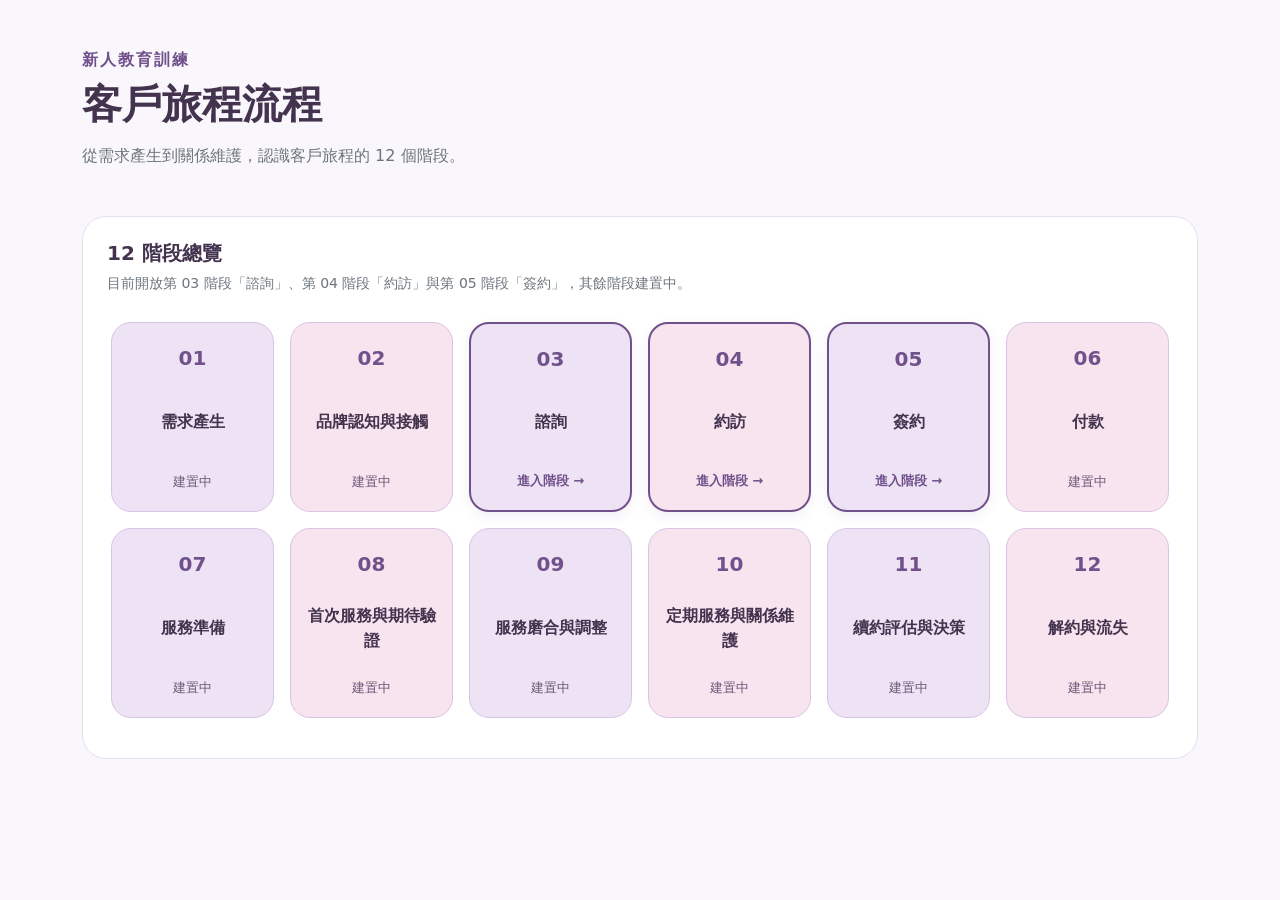
<file: index.html>
<!doctype html>
<html lang="zh-Hant">
<head>
  <meta charset="utf-8">
  <meta name="viewport" content="width=device-width, initial-scale=1">
  <title>客戶旅程流程｜新人教育訓練</title>
  <link href="https://cdn.jsdelivr.net/npm/bootstrap@5.3.3/dist/css/bootstrap.min.css" rel="stylesheet" integrity="sha384-QWTKZyjpPEjISv5WaRU9OFeRpok6YctnYmDr5pNlyT2bRjXh0JMhjY6hW+ALEwIH" crossorigin="anonymous">
  <link href="assets/css/style.css" rel="stylesheet">
  <script src="assets/js/main.js" defer></script>
</head>
<body>
  <main class="container py-5">
    <header class="mb-5">
      <p class="page-eyebrow mb-2">新人教育訓練</p>
      <h1 class="fw-bold mb-3">客戶旅程流程</h1>
      <p class="text-secondary mb-0">從需求產生到關係維護，認識客戶旅程的 12 個階段。</p>
    </header>
    <section class="journey-section p-3 p-md-4" aria-labelledby="stages-heading">
      <h2 id="stages-heading" class="h5 fw-bold mb-2">12 階段總覽</h2>
      <p class="text-secondary small mb-4">目前開放第 03 階段「諮詢」、第 04 階段「約訪」與第 05 階段「簽約」，其餘階段建置中。</p>
      <nav class="journey-scroll" aria-label="客戶旅程階段" tabindex="0">
        <ol class="journey-grid list-unstyled mb-0">
          <li><button class="stage-card" type="button" disabled><span class="stage-number">01</span><span class="stage-name">需求產生</span><span class="stage-status">建置中</span></button></li>
          <li><button class="stage-card" type="button" disabled><span class="stage-number">02</span><span class="stage-name">品牌認知與接觸</span><span class="stage-status">建置中</span></button></li>
          <li><a class="stage-card stage-card-active" href="stages/03-consultation/index.html"><span class="stage-number">03</span><span class="stage-name">諮詢</span><span class="stage-status">進入階段 →</span></a></li>
          <li><a class="stage-card stage-card-active" href="stages/04-visit/index.html"><span class="stage-number">04</span><span class="stage-name">約訪</span><span class="stage-status">進入階段 →</span></a></li>
          <li><a class="stage-card stage-card-active" href="stages/05-contract/index.html"><span class="stage-number">05</span><span class="stage-name">簽約</span><span class="stage-status">進入階段 →</span></a></li>
          <li><button class="stage-card" type="button" disabled><span class="stage-number">06</span><span class="stage-name">付款</span><span class="stage-status">建置中</span></button></li>
          <li><button class="stage-card" type="button" disabled><span class="stage-number">07</span><span class="stage-name">服務準備</span><span class="stage-status">建置中</span></button></li>
          <li><button class="stage-card" type="button" disabled><span class="stage-number">08</span><span class="stage-name">首次服務與期待驗證</span><span class="stage-status">建置中</span></button></li>
          <li><button class="stage-card" type="button" disabled><span class="stage-number">09</span><span class="stage-name">服務磨合與調整</span><span class="stage-status">建置中</span></button></li>
          <li><button class="stage-card" type="button" disabled><span class="stage-number">10</span><span class="stage-name">定期服務與關係維護</span><span class="stage-status">建置中</span></button></li>
          <li><button class="stage-card" type="button" disabled><span class="stage-number">11</span><span class="stage-name">續約評估與決策</span><span class="stage-status">建置中</span></button></li>
          <li><button class="stage-card" type="button" disabled><span class="stage-number">12</span><span class="stage-name">解約與流失</span><span class="stage-status">建置中</span></button></li>
        </ol>
      </nav>
    </section>
  </main>
</body>
</html>
</file>
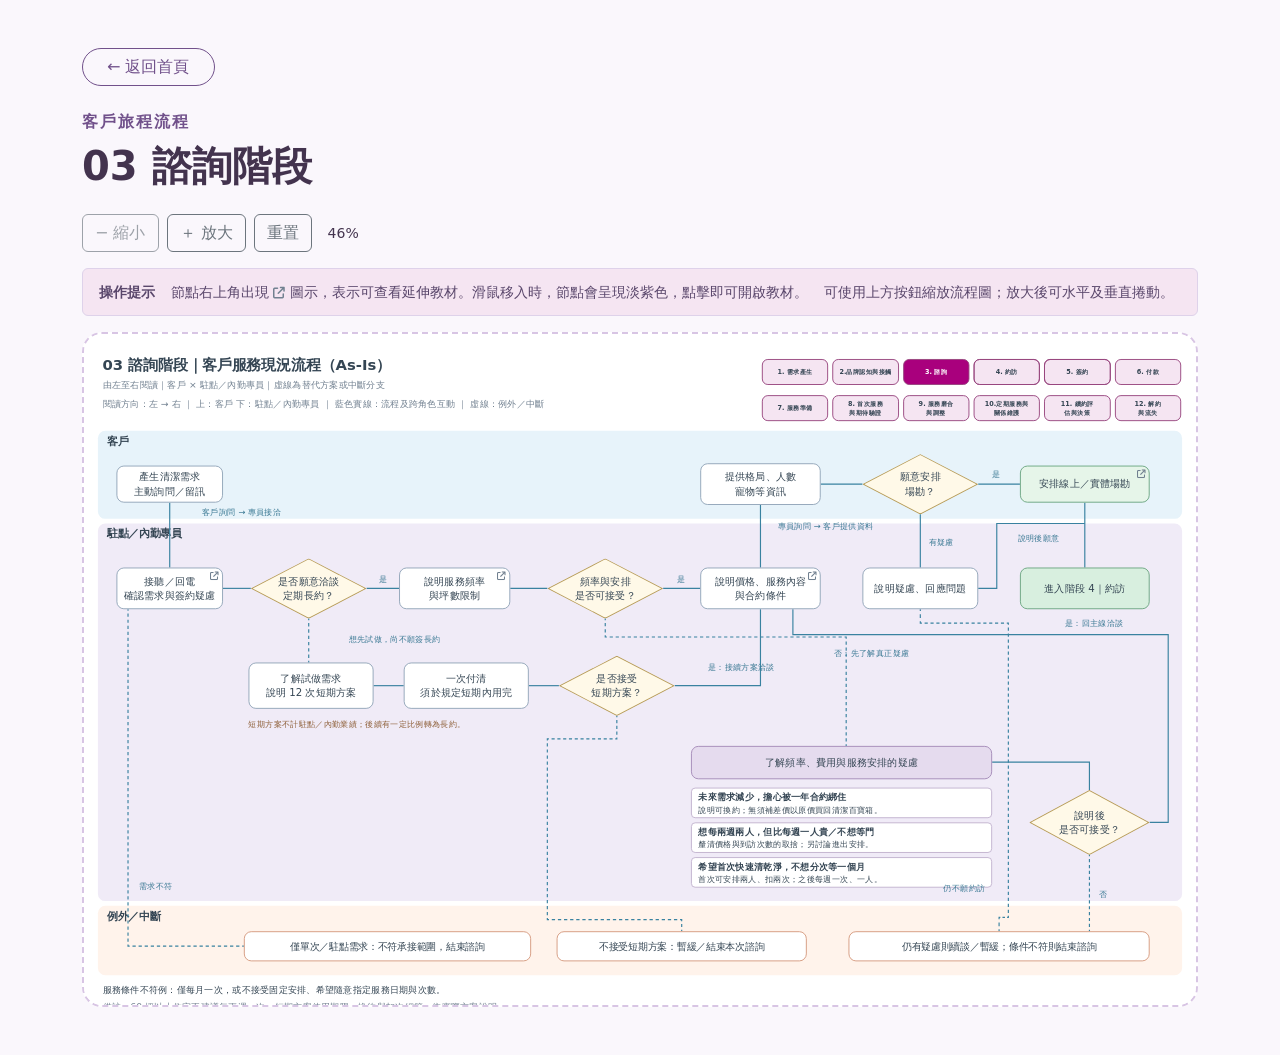
<file: stages/03-consultation/index.html>
<!doctype html>
<html lang="zh-Hant">
<head>
  <meta charset="utf-8">
  <meta name="viewport" content="width=device-width, initial-scale=1">
  <title>03 諮詢階段｜客戶旅程流程</title>
  <link href="https://cdn.jsdelivr.net/npm/bootstrap@5.3.3/dist/css/bootstrap.min.css" rel="stylesheet" integrity="sha384-QWTKZyjpPEjISv5WaRU9OFeRpok6YctnYmDr5pNlyT2bRjXh0JMhjY6hW+ALEwIH" crossorigin="anonymous">
  <link href="https://cdnjs.cloudflare.com/ajax/libs/font-awesome/6.7.2/css/all.min.css" rel="stylesheet">
  <link href="../../assets/css/style.css" rel="stylesheet">
  <script src="../../assets/js/main.js" defer></script>
</head>
<body>
  <main class="container py-5">
    <a class="btn back-link mb-4 px-4" href="../../index.html">← 返回首頁</a>
    <header class="mb-4">
      <p class="page-eyebrow mb-2">客戶旅程流程</p>
      <h1 class="fw-bold">03 諮詢階段</h1>
    </header>
    <div class="flowchart-toolbar d-flex flex-wrap align-items-center gap-2 mb-3" role="group" aria-label="流程圖縮放控制">
      <button class="btn btn-outline-secondary" type="button" data-flow-zoom="out" aria-controls="consultation-flowchart" disabled>− 縮小</button>
      <button class="btn btn-outline-secondary" type="button" data-flow-zoom="in" aria-controls="consultation-flowchart" disabled>＋ 放大</button>
      <button class="btn btn-outline-secondary" type="button" data-flow-zoom="reset" aria-controls="consultation-flowchart" disabled>重置</button>
      <output id="flowchart-scale" class="small ms-2" aria-live="polite"></output>
    </div>
    <aside class="alert alert-danger flowchart-help mb-3" aria-labelledby="flowchart-help-title">
      <div class="d-flex flex-column flex-md-row align-items-start gap-1 gap-md-3">
        <h2 id="flowchart-help-title" class="h6 fw-bold mb-0 flex-shrink-0">操作提示</h2>
        <div class="d-flex flex-wrap column-gap-3 row-gap-1">
          <p class="mb-0">節點右上角出現 <i class="fa-solid fa-arrow-up-right-from-square" aria-hidden="true"></i><span class="visually-hidden">外部連結</span> 圖示，表示可查看延伸教材。滑鼠移入時，節點會呈現淡紫色，點擊即可開啟教材。</p>
          <p class="mb-0">可使用上方按鈕縮放流程圖；放大後可水平及垂直捲動。</p>
        </div>
      </div>
      <p id="flowchart-status" class="small mt-1 mb-0" role="status">正在載入教材資料…</p>
    </aside>
    <section class="flowchart-container" aria-label="諮詢階段流程圖，可水平與垂直捲動" tabindex="0">
      <div class="flowchart-surface">
      <div id="consultation-flowchart" class="flow-canvas" data-nodes="./nodes.json" aria-label="03 諮詢階段流程圖">
        <h2 class="flow-heading">03 諮詢階段｜客戶服務現況流程（As-Is）</h2>
        <p class="flow-intro">由左至右閱讀｜客戶 × 駐點／內勤專員｜虛線為替代方案或中斷分支</p>
        <p class="flow-legend">閱讀方向：左 → 右 ｜ 上：客戶 下：駐點／內勤專員 ｜ 藍色實線：流程及跨角色互動 ｜ 虛線：例外／中斷</p>
        <nav class="flow-stage-nav" aria-label="流程圖原始 12 階段總覽"><ol>
          <li>1. 需求產生</li>
          <li>2.品牌認知與接觸</li>
          <li aria-current="step">3. 諮詢</li>
          <li>4. 約訪</li>
          <li>5. 簽約</li>
          <li>6. 付款</li>
          <li>7. 服務準備</li>
          <li>8. 首次服務<br>與期待驗證</li>
          <li>9. 服務磨合<br>與調整</li>
          <li>10.定期服務與<br>關係維護</li>
          <li>11. 續約評<br>估與決策</li>
          <li>12. 解約<br>與流失</li>
        </ol></nav>
        <section class="flow-lane flow-lane-customer" aria-label="客戶泳道"><h3>客戶</h3></section>
        <section class="flow-lane flow-lane-staff" aria-label="駐點／內勤專員泳道"><h3>駐點／內勤專員</h3></section>
        <section class="flow-lane flow-lane-exit" aria-label="例外／中斷泳道"><h3>例外／中斷</h3></section>
        <!-- Shared 2400 × 1505 coordinates: SVG contains only the original connector paths. -->
        <svg class="flow-connections" viewBox="0 0 2400 1505" width="2400" height="1505" fill="none" aria-hidden="true" focusable="false" xmlns="http://www.w3.org/2000/svg">
          <use href="./flowchart.svg#consultation-connections"></use>
        </svg>
        <div id="consult-022" class="flow-node " data-flow-node style="left:70px;top:284px;width:230px;height:80px;"><span>產生清潔需求<br>主動詢問／留訊</span></div>
        <div id="consult-001" class="flow-node " data-flow-node style="left:70px;top:504px;width:230px;height:90px;"><span>接聽／回電<br>確認需求與簽約疑慮</span></div>
        <div id="consult-002" class="flow-node flow-decision" data-flow-node style="left:360px;top:484px;width:250px;height:130px;"><span>是否願意洽談<br>定期長約？</span></div>
        <div id="consult-003" class="flow-node " data-flow-node style="left:680px;top:504px;width:240px;height:90px;"><span>說明服務頻率<br>與坪數限制</span></div>
        <div id="consult-004" class="flow-node flow-decision" data-flow-node style="left:1000px;top:484px;width:250px;height:130px;"><span>頻率與安排<br>是否可接受？</span></div>
        <div id="consult-005" class="flow-node " data-flow-node style="left:1330px;top:504px;width:260px;height:90px;"><span>說明價格、服務內容<br>與合約條件</span></div>
        <div id="consult-006" class="flow-node " data-flow-node style="left:1330px;top:279px;width:260px;height:90px;"><span>提供格局、人數<br>寵物等資訊</span></div>
        <div id="consult-007" class="flow-node flow-decision" data-flow-node style="left:1680px;top:259px;width:250px;height:130px;"><span>願意安排<br>場勘？</span></div>
        <div id="consult-008" class="flow-node flow-success" data-flow-node style="left:2020px;top:284px;width:280px;height:80px;"><span>安排線上／實體場勘</span></div>
        <div id="consult-009" class="flow-node flow-next" data-flow-node style="left:2020px;top:504px;width:280px;height:90px;"><span>進入階段 4｜約訪</span></div>
        <div id="consult-010" class="flow-node " data-flow-node style="left:1680px;top:504px;width:250px;height:90px;"><span>說明疑慮、回應問題</span></div>
        <div id="consult-011" class="flow-node " data-flow-node style="left:355px;top:709px;width:270px;height:100px;"><span>了解試做需求<br>說明 12 次短期方案</span></div>
        <div id="consult-012" class="flow-node " data-flow-node style="left:690px;top:709px;width:270px;height:100px;"><span>一次付清<br>須於規定短期內用完</span></div>
        <div id="consult-013" class="flow-node flow-decision" data-flow-node style="left:1025px;top:694px;width:250px;height:130px;"><span>是否接受<br>短期方案？</span></div>
        <div id="consult-014" class="flow-node flow-concern" data-flow-node style="left:1310px;top:889px;width:650px;height:72px;"><span>了解頻率、費用與服務安排的疑慮</span></div>
        <div id="consult-015" class="flow-node flow-detail" data-flow-node style="left:1310px;top:979px;width:650px;height:66px;"><span><strong>未來需求減少，擔心被一年合約綁住</strong><br>說明可換約；無須補差價以原價買回清潔百寶箱。</span></div>
        <div id="consult-016" class="flow-node flow-detail" data-flow-node style="left:1310px;top:1054px;width:650px;height:66px;"><span><strong>想每兩週兩人，但比每週一人貴／不想等門</strong><br>釐清價格與到訪次數的取捨；另討論進出安排。</span></div>
        <div id="consult-017" class="flow-node flow-detail" data-flow-node style="left:1310px;top:1129px;width:650px;height:66px;"><span><strong>希望首次快速清乾淨，不想分次等一個月</strong><br>首次可安排兩人、扣兩次；之後每週一次、一人。</span></div>
        <div id="consult-018" class="flow-node flow-decision" data-flow-node style="left:2040px;top:984px;width:260px;height:140px;"><span>說明後<br>是否可接受？</span></div>
        <div id="consult-019" class="flow-node flow-exit" data-flow-node style="left:345px;top:1289px;width:620px;height:65px;"><span>僅單次／駐點需求：不符承接範圍，結束諮詢</span></div>
        <div id="consult-020" class="flow-node flow-exit" data-flow-node style="left:1020px;top:1289px;width:540px;height:65px;"><span>不接受短期方案：暫緩／結束本次諮詢</span></div>
        <div id="consult-021" class="flow-node flow-exit" data-flow-node style="left:1650px;top:1289px;width:650px;height:65px;"><span>仍有疑慮則續談／暫緩；條件不符則結束諮詢</span></div>
        <p class="flow-label" style="left:255px;top:370px;">客戶詢問 → 專員接洽</p>
        <p class="flow-label" style="left:636px;top:515px;">是</p>
        <p class="flow-label" style="left:1280px;top:515px;">是</p>
        <p class="flow-label" style="left:1497px;top:400px;">專員詢問 → 客戶提供資料</p>
        <p class="flow-label" style="left:1960px;top:289px;">是</p>
        <p class="flow-label" style="left:1823px;top:435px;">有疑慮</p>
        <p class="flow-label" style="left:2015px;top:426px;">說明後願意</p>
        <p class="flow-label" style="left:571px;top:645px;">想先試做，尚不願簽長約</p>
        <p class="flow-label" style="left:1347px;top:705px;">是：接續方案洽談</p>
        <p class="flow-label" style="left:1619px;top:675px;">否：先了解真正疑慮</p>
        <p class="flow-label" style="left:2117px;top:610px;">是：回主線洽談</p>
        <p class="flow-label" style="left:119px;top:1178px;">需求不符</p>
        <p class="flow-label" style="left:1855px;top:1183px;">仍不願約訪</p>
        <p class="flow-label" style="left:2191px;top:1196px;">否</p>
        <p class="flow-note flow-short-note">短期方案不計駐點／內勤業績；後續有一定比例轉為長約。</p>
        <p class="flow-note flow-conditions">服務條件不符例：僅每月一次，或不接受固定安排、希望隨意指定服務日期與次數。</p>
        <p class="flow-note flow-footnote">備註：60 坪以上住宅不建議每兩週一次。短期方案使用期限、換約與扣次細節，依實際方案說明。</p>
      </div>
      </div>
    </section>
  </main>
</body>
</html>
</file>
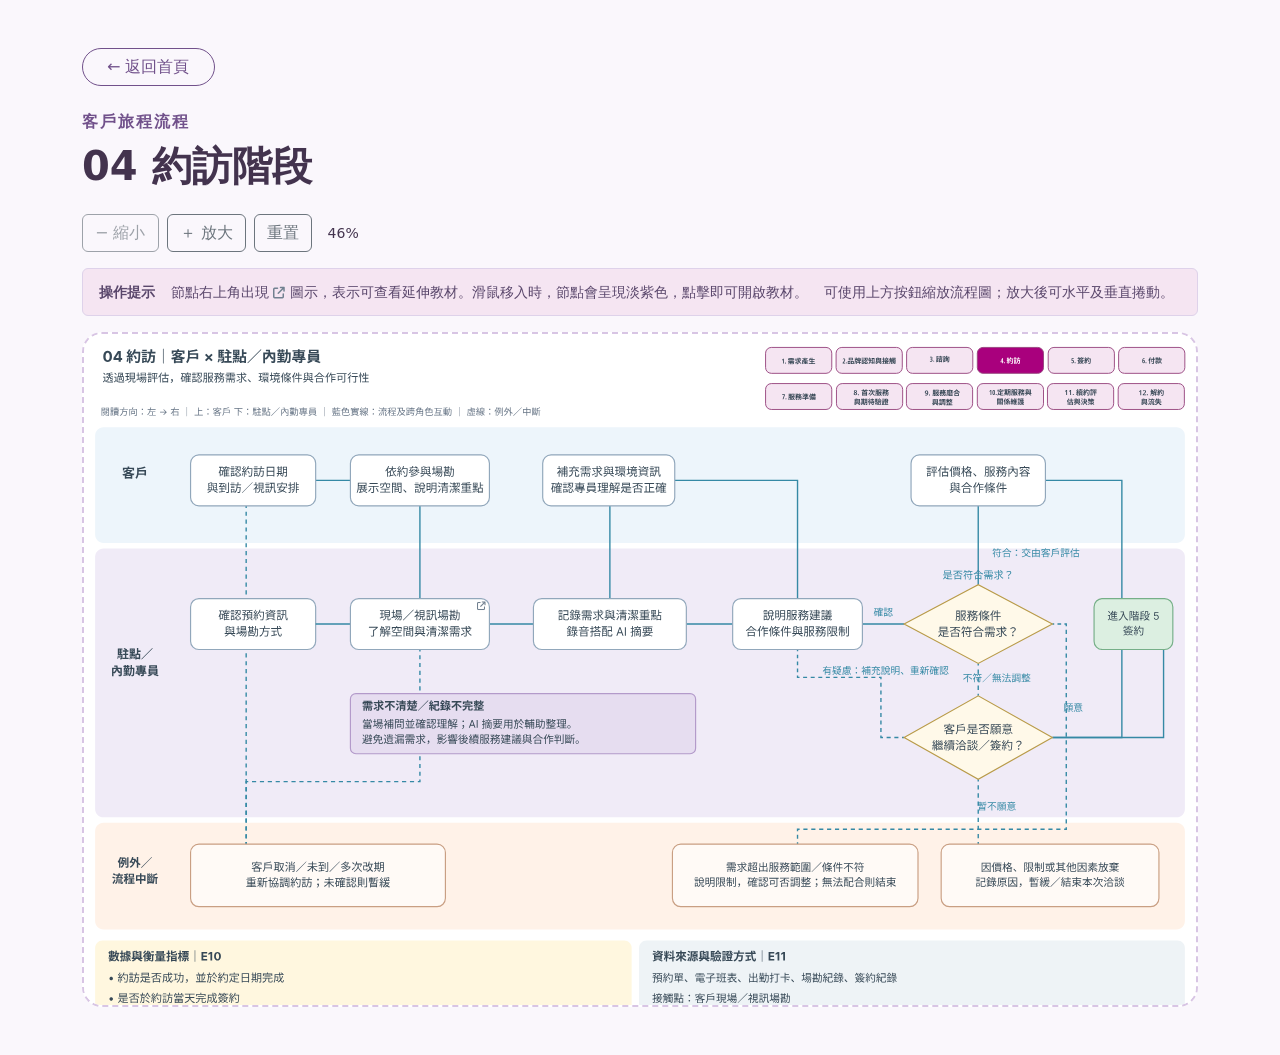
<file: stages/04-visit/index.html>
<!doctype html>
<html lang="zh-Hant">
<head>
  <meta charset="utf-8">
  <meta name="viewport" content="width=device-width, initial-scale=1">
  <title>04 約訪階段｜客戶旅程流程</title>
  <link href="https://cdn.jsdelivr.net/npm/bootstrap@5.3.3/dist/css/bootstrap.min.css" rel="stylesheet" integrity="sha384-QWTKZyjpPEjISv5WaRU9OFeRpok6YctnYmDr5pNlyT2bRjXh0JMhjY6hW+ALEwIH" crossorigin="anonymous">
  <link href="https://cdnjs.cloudflare.com/ajax/libs/font-awesome/6.7.2/css/all.min.css" rel="stylesheet">
  <link href="../../assets/css/style.css" rel="stylesheet">
  <script src="../../assets/js/main.js" defer></script>
</head>
<body>
  <main class="container py-5">
    <a class="btn back-link mb-4 px-4" href="../../index.html">← 返回首頁</a>
    <header class="mb-4">
      <p class="page-eyebrow mb-2">客戶旅程流程</p>
      <h1 class="fw-bold">04 約訪階段</h1>
    </header>
    <div class="flowchart-toolbar d-flex flex-wrap align-items-center gap-2 mb-3" role="group" aria-label="流程圖縮放控制">
      <button class="btn btn-outline-secondary" type="button" data-flow-zoom="out" aria-controls="visit-flowchart" disabled>− 縮小</button>
      <button class="btn btn-outline-secondary" type="button" data-flow-zoom="in" aria-controls="visit-flowchart" disabled>＋ 放大</button>
      <button class="btn btn-outline-secondary" type="button" data-flow-zoom="reset" aria-controls="visit-flowchart" disabled>重置</button>
      <output id="flowchart-scale" class="small ms-2" aria-live="polite"></output>
    </div>
    <aside class="alert alert-danger flowchart-help mb-3" aria-labelledby="flowchart-help-title">
      <div class="d-flex flex-column flex-md-row align-items-start gap-1 gap-md-3">
        <h2 id="flowchart-help-title" class="h6 fw-bold mb-0 flex-shrink-0">操作提示</h2>
        <div class="d-flex flex-wrap column-gap-3 row-gap-1">
          <p class="mb-0">節點右上角出現 <i class="fa-solid fa-arrow-up-right-from-square" aria-hidden="true"></i><span class="visually-hidden">外部連結</span> 圖示，表示可查看延伸教材。滑鼠移入時，節點會呈現淡紫色，點擊即可開啟教材。</p>
          <p class="mb-0">可使用上方按鈕縮放流程圖；放大後可水平及垂直捲動。</p>
        </div>
      </div>
      <p id="flowchart-status" class="small mt-1 mb-0" role="status">正在載入教材資料…</p>
    </aside>
    <section class="flowchart-container" aria-label="約訪階段流程圖，可水平與垂直捲動" tabindex="0">
      <div class="flowchart-surface visit-surface">
      <div id="visit-flowchart" class="flow-canvas visit-canvas" data-flow-canvas data-width="2400" data-height="1581" data-node-count="15" data-nodes="./nodes.json" aria-label="04 約訪階段流程圖">
        <nav class="flow-stage-nav flow-stage-nav--overlay" aria-label="流程圖原始 12 階段總覽"><ol>
          <li style="left:1471px;top:29px;">1. 需求產生</li>
          <li style="left:1623.21px;top:29px;">2.品牌認知與接觸</li>
          <li style="left:1775.41px;top:29px;">3. 諮詢</li>
          <li style="left:1928px;top:29px;" aria-current="step">4. 約訪</li>
          <li style="left:2081px;top:29px;">5. 簽約</li>
          <li style="left:2233px;top:29px;">6. 付款</li>
          <li style="left:1471px;top:107px;">7. 服務準備</li>
          <li style="left:1624px;top:107px;">8. 首次服務<br>與期待驗證</li>
          <li style="left:1775px;top:107px;">9. 服務磨合<br>與調整</li>
          <li style="left:1927.98px;top:107px;">10.定期服務與<br>關係維護</li>
          <li style="left:2079.41px;top:107px;">11. 續約評<br>估與決策</li>
          <li style="left:2232px;top:107px;">12. 解約<br>與流失</li>
        </ol></nav>
        <img class="visit-diagram" src="./flowchart.svg" width="2400" height="1581" alt="04 約訪階段完整泳道流程圖，包含客戶、駐點／內勤專員、例外／流程中斷，以及底部 E10 數據與衡量指標、E11 資料來源與驗證方式。">
        <div id="visit-001" class="visit-node" data-flow-node aria-label="確認約訪日期與到訪／視訊安排" style="left:230px;top:261px;width:270px;height:110px;"></div>
        <div id="visit-002" class="visit-node" data-flow-node aria-label="依約參與場勘、展示空間與說明清潔重點" style="left:575px;top:261px;width:300px;height:110px;"></div>
        <div id="visit-003" class="visit-node" data-flow-node aria-label="補充需求與環境資訊、確認專員理解是否正確" style="left:990px;top:261px;width:285px;height:110px;"></div>
        <div id="visit-004" class="visit-node" data-flow-node aria-label="評估價格、服務內容與合作條件" style="left:1785px;top:261px;width:290px;height:110px;"></div>
        <div id="visit-005" class="visit-node" data-flow-node aria-label="確認預約資訊與場勘方式" style="left:230px;top:571px;width:270px;height:110px;"></div>
        <div id="visit-006" class="visit-node" data-flow-node aria-label="現場／視訊場勘，了解空間與清潔需求" style="left:575px;top:571px;width:300px;height:110px;"></div>
        <div id="visit-007" class="visit-node" data-flow-node aria-label="記錄需求與清潔重點，錄音搭配 AI 摘要" style="left:970px;top:571px;width:330px;height:110px;"></div>
        <div id="visit-008" class="visit-node" data-flow-node aria-label="說明服務建議、合作條件與服務限制" style="left:1400px;top:571px;width:280px;height:110px;"></div>
        <div id="visit-009" class="visit-node visit-decision" data-flow-node aria-label="服務條件是否符合需求？（菱形）" style="left:1770px;top:541px;width:320px;height:170px;"></div>
        <div id="visit-010" class="visit-node" data-flow-node aria-label="進入階段 5 簽約" style="left:2180px;top:571px;width:170px;height:110px;"></div>
        <div id="visit-011" class="visit-node visit-decision" data-flow-node aria-label="客戶是否願意繼續洽談／簽約？（菱形）" style="left:1770px;top:781px;width:320px;height:180px;"></div>
        <div id="visit-012" class="visit-node" data-flow-node aria-label="需求不清楚／紀錄不完整的補充說明" style="left:575px;top:776px;width:745px;height:130px;"></div>
        <div id="visit-013" class="visit-node" data-flow-node aria-label="客戶取消／未到／多次改期，重新協調約訪，未確認則暫緩" style="left:230px;top:1101px;width:550px;height:135px;"></div>
        <div id="visit-014" class="visit-node" data-flow-node aria-label="需求超出服務範圍／條件不符，說明限制並確認可否調整" style="left:1270px;top:1101px;width:530px;height:135px;"></div>
        <div id="visit-015" class="visit-node" data-flow-node aria-label="因價格、限制或其他因素放棄，記錄原因並暫緩／結束本次洽談" style="left:1850px;top:1101px;width:470px;height:135px;"></div>
      </div>
      </div>
    </section>
  </main>
</body>
</html>
</file>
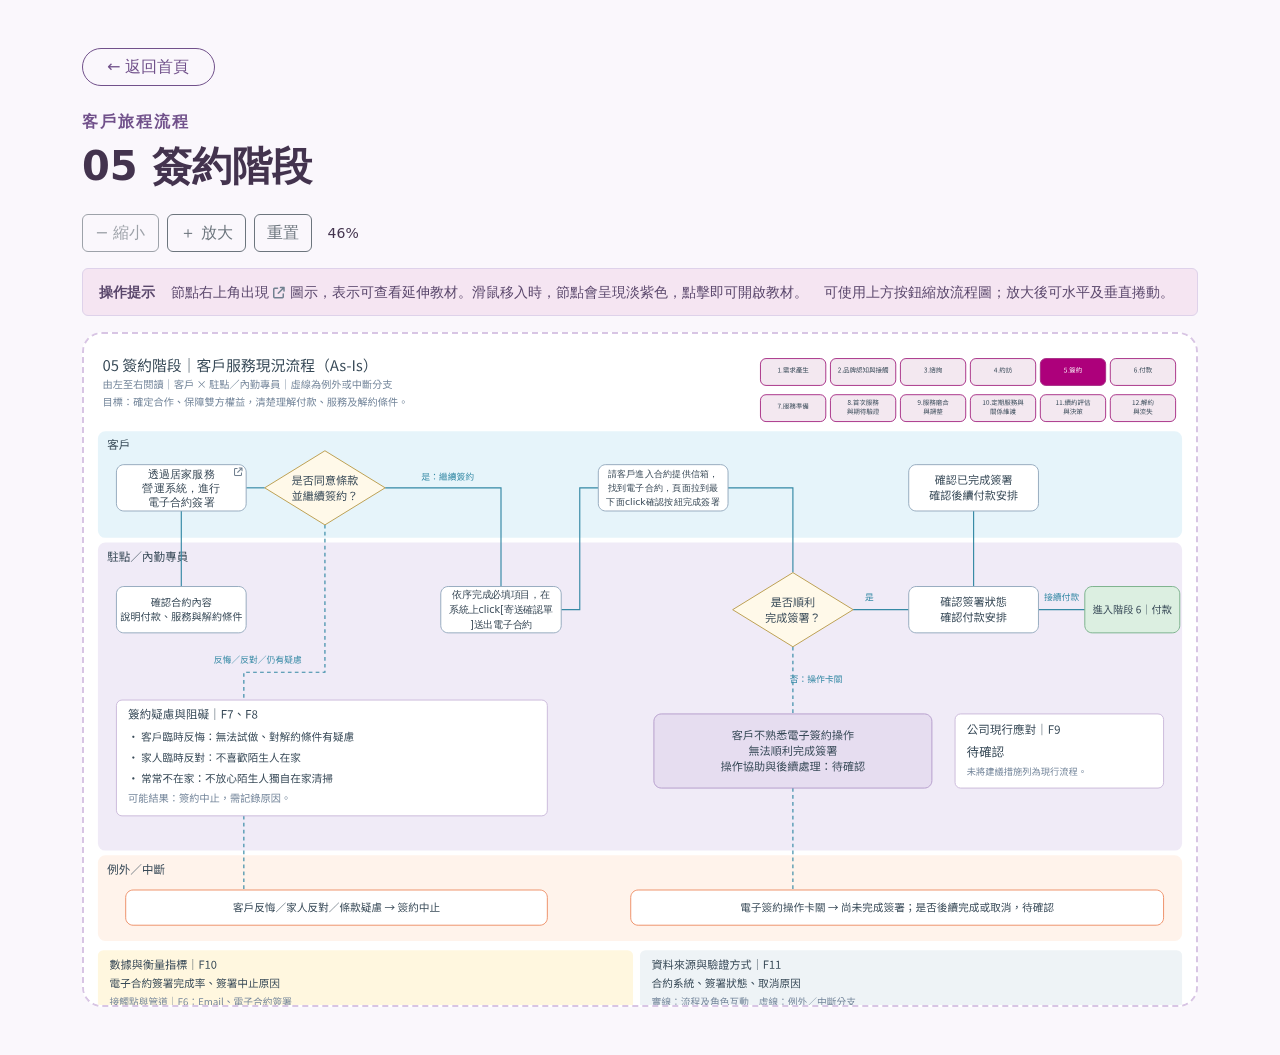
<file: stages/05-contract/index.html>
<!doctype html>
<html lang="zh-Hant">
<head>
  <meta charset="utf-8">
  <meta name="viewport" content="width=device-width, initial-scale=1">
  <title>05 簽約階段｜客戶旅程流程</title>
  <link href="https://cdn.jsdelivr.net/npm/bootstrap@5.3.3/dist/css/bootstrap.min.css" rel="stylesheet" integrity="sha384-QWTKZyjpPEjISv5WaRU9OFeRpok6YctnYmDr5pNlyT2bRjXh0JMhjY6hW+ALEwIH" crossorigin="anonymous">
  <link href="https://cdnjs.cloudflare.com/ajax/libs/font-awesome/6.7.2/css/all.min.css" rel="stylesheet">
  <link href="../../assets/css/style.css" rel="stylesheet">
  <script src="../../assets/js/main.js?v=contract-title-source-20261105-4" defer></script>
</head>
<body>
  <main class="container py-5">
    <a class="btn back-link mb-4 px-4" href="../../index.html">← 返回首頁</a>
    <header class="mb-4">
      <p class="page-eyebrow mb-2">客戶旅程流程</p>
      <h1 class="fw-bold">05 簽約階段</h1>
    </header>
    <div class="flowchart-toolbar d-flex flex-wrap align-items-center gap-2 mb-3" role="group" aria-label="流程圖縮放控制">
      <button class="btn btn-outline-secondary" type="button" data-flow-zoom="out" aria-controls="contract-flowchart" disabled>− 縮小</button>
      <button class="btn btn-outline-secondary" type="button" data-flow-zoom="in" aria-controls="contract-flowchart" disabled>＋ 放大</button>
      <button class="btn btn-outline-secondary" type="button" data-flow-zoom="reset" aria-controls="contract-flowchart" disabled>重置</button>
      <output id="flowchart-scale" class="small ms-2" aria-live="polite"></output>
    </div>
    <aside class="alert alert-danger flowchart-help mb-3" aria-labelledby="flowchart-help-title">
      <div class="d-flex flex-column flex-md-row align-items-start gap-1 gap-md-3">
        <h2 id="flowchart-help-title" class="h6 fw-bold mb-0 flex-shrink-0">操作提示</h2>
        <div class="d-flex flex-wrap column-gap-3 row-gap-1">
          <p class="mb-0">節點右上角出現 <i class="fa-solid fa-arrow-up-right-from-square" aria-hidden="true"></i><span class="visually-hidden">外部連結</span> 圖示，表示可查看延伸教材。滑鼠移入時，節點會呈現淡紫色，點擊即可開啟教材。</p>
          <p class="mb-0">可使用上方按鈕縮放流程圖；放大後可水平及垂直捲動。</p>
        </div>
      </div>
      <p id="flowchart-status" class="small mt-1 mb-0" role="status">正在載入教材資料…</p>
    </aside>
    <section class="flowchart-container" aria-label="簽約階段流程圖，可水平與垂直捲動" tabindex="0">
      <div class="flowchart-surface contract-surface">
      <div id="contract-flowchart" class="flow-canvas contract-canvas" data-flow-canvas data-width="2400" data-height="1505" data-node-count="14" data-nodes="./nodes.json" aria-label="05 簽約階段流程圖">
        <nav class="flow-stage-nav flow-stage-nav--overlay" aria-label="流程圖原始 12 階段總覽"><ol>
          <li style="left:1460px;top:53px;">1. 需求產生</li>
          <li style="left:1611px;top:53px;">2. 品牌認知與接觸</li>
          <li style="left:1762px;top:53px;">3. 諮詢</li>
          <li style="left:1913px;top:53px;">4. 約訪</li>
          <li style="left:2064px;top:53px;" aria-current="step">5. 簽約</li>
          <li style="left:2215px;top:53px;">6. 付款</li>
          <li style="left:1460px;top:131px;">7. 服務準備</li>
          <li style="left:1611px;top:131px;">8. 首次服務與期待驗證</li>
          <li style="left:1762px;top:131px;">9. 服務磨合與調整</li>
          <li style="left:1913px;top:131px;">10. 定期服務與關係維護</li>
          <li style="left:2064px;top:131px;">11. 續約評估與決策</li>
          <li style="left:2215px;top:131px;">12. 解約與流失</li>
        </ol></nav>
        <img class="contract-diagram" src="./flowchart.svg" width="2400" height="1505" alt="05 簽約階段完整泳道流程圖，包含客戶、駐點／內勤專員、例外／中斷及底部 F10 數據與衡量指標、F11 資料來源與驗證方式。">
        <div id="contract-001" class="contract-node" data-flow-node aria-label="確認合約內容；說明付款、服務與解約條件" style="left:70px;top:545px;width:280px;height:100px;"></div>
        <div id="contract-002" class="contract-node" data-flow-node aria-label="閱讀並確認合約；了解雙方權利與義務" style="left:70px;top:282px;width:280px;height:100px;"></div>
        <div id="contract-003" class="contract-node contract-decision" data-flow-node aria-label="是否同意條款；並繼續簽約？" style="left:390px;top:252px;width:260px;height:160px;"></div>
        <div id="contract-004" class="contract-node" data-flow-node aria-label="透過 Email；提供電子合約簽署" style="left:770px;top:545px;width:260px;height:100px;"></div>
        <div id="contract-005" class="contract-node" data-flow-node aria-label="開啟電子合約；依流程完成簽署" style="left:1110px;top:280px;width:280px;height:100px;"></div>
        <div id="contract-006" class="contract-node contract-decision" data-flow-node aria-label="是否順利；完成簽署？" style="left:1400px;top:515px;width:260px;height:160px;"></div>
        <div id="contract-007" class="contract-node" data-flow-node aria-label="確認簽署狀態；確認付款安排" style="left:1780px;top:545px;width:280px;height:100px;"></div>
        <div id="contract-008" class="contract-node" data-flow-node aria-label="確認已完成簽署；確認後續付款安排" style="left:1780px;top:282px;width:280px;height:100px;"></div>
        <div id="contract-009" class="contract-node" data-flow-node aria-label="進入階段 6｜付款" style="left:2160px;top:545px;width:205px;height:100px;"></div>
        <div id="contract-010" class="contract-node" data-flow-node aria-label="客戶不熟悉電子簽約操作；無法順利完成簽署；操作協助與後續處理：待確認" style="left:1230px;top:820px;width:600px;height:160px;"></div>
        <div id="contract-011" class="contract-node" data-flow-node aria-label="客戶反悔／家人反對／條款疑慮 → 簽約中止" style="left:90px;top:1200px;width:910px;height:76px;"></div>
        <div id="contract-012" class="contract-node" data-flow-node aria-label="電子簽約操作卡關 → 尚未完成簽署；是否後續完成或取消，待確認" style="left:1180px;top:1200px;width:1150px;height:76px;"></div>
        <div id="contract-013" class="contract-node contract-info" data-flow-node aria-label="簽約疑慮與阻礙｜F7、F8；客戶臨時反悔：無法試做、對解約條件有疑慮；家人臨時反對：不喜歡陌生人在家；常常不在家：不放心陌生人獨自在家清掃；可能結果：簽約中止，需記錄原因。" style="left:70px;top:790px;width:930px;height:250px;"></div>
        <div id="contract-014" class="contract-node contract-info" data-flow-node aria-label="公司現行應對｜F9；待確認；未將建議措施列為現行流程。" style="left:1880px;top:820px;width:450px;height:160px;"></div>
      </div>
      </div>
    </section>
  </main>
</body>
</html>
</file>
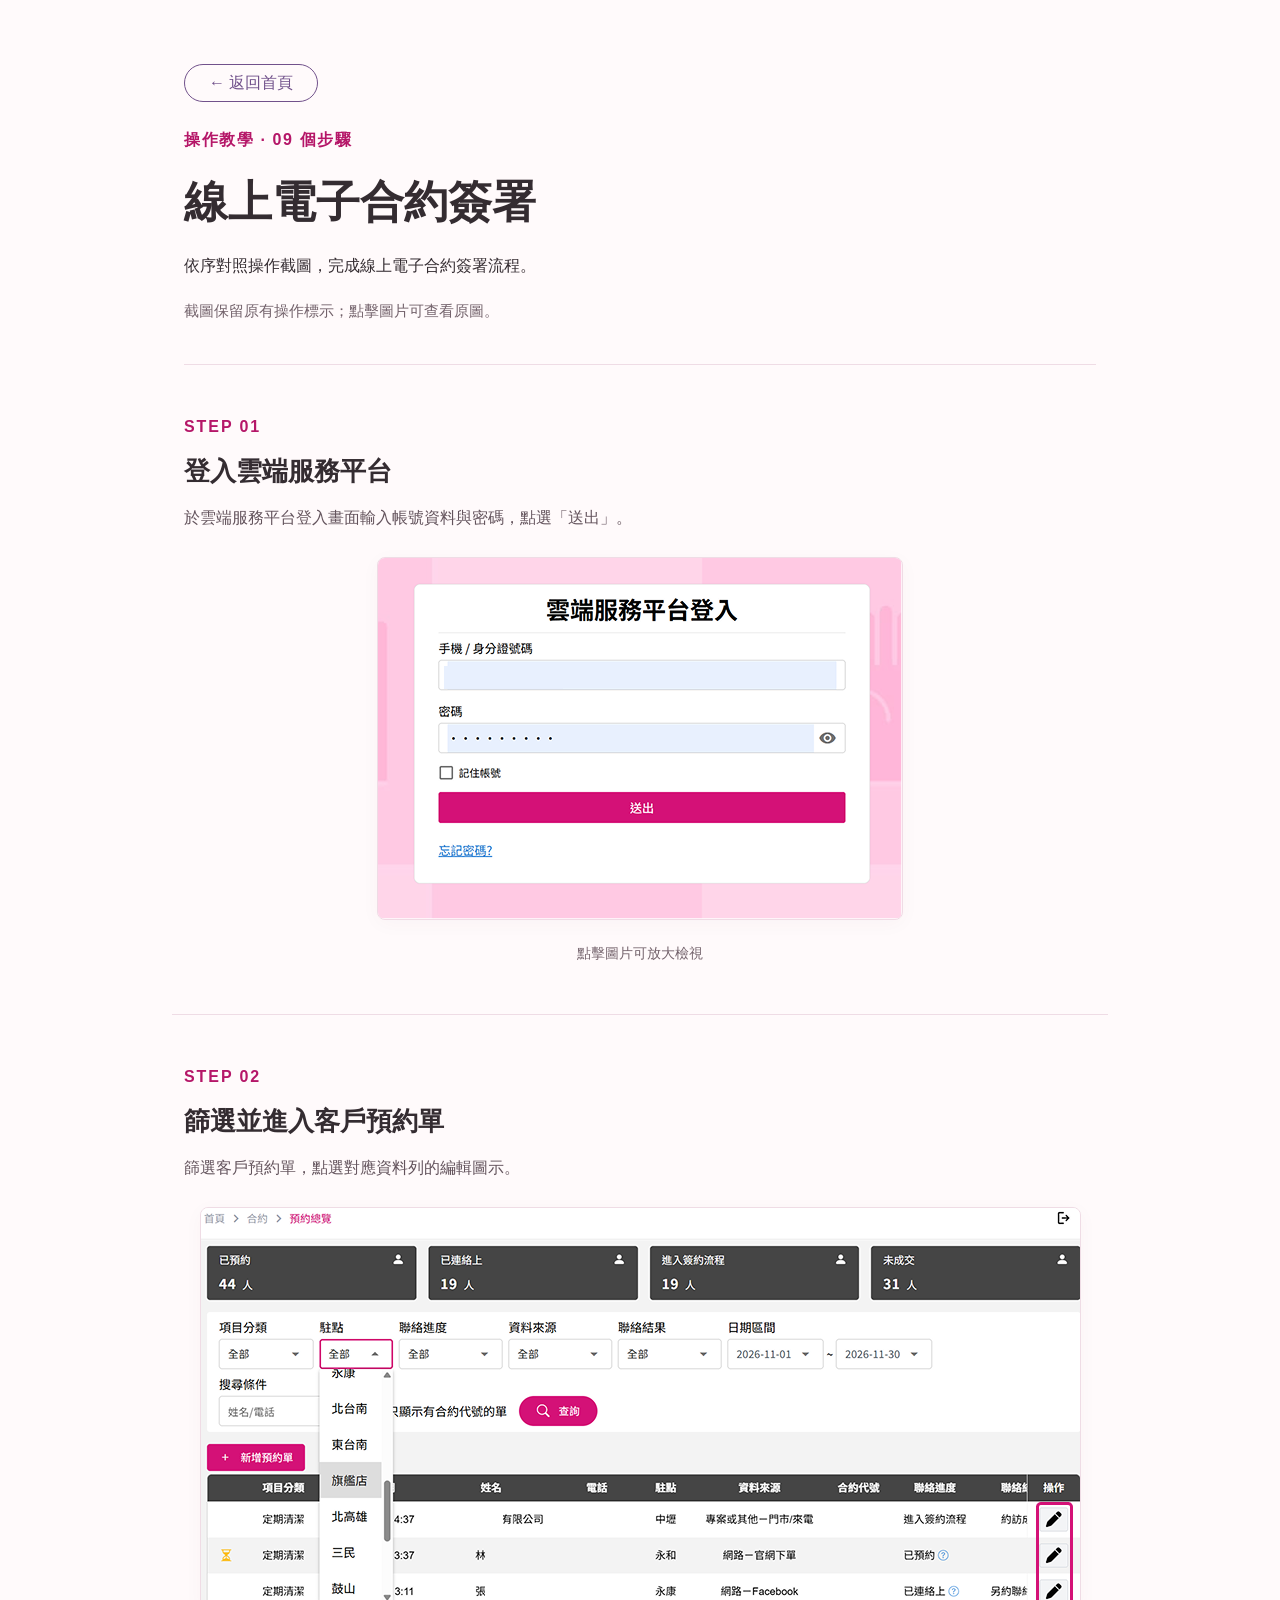
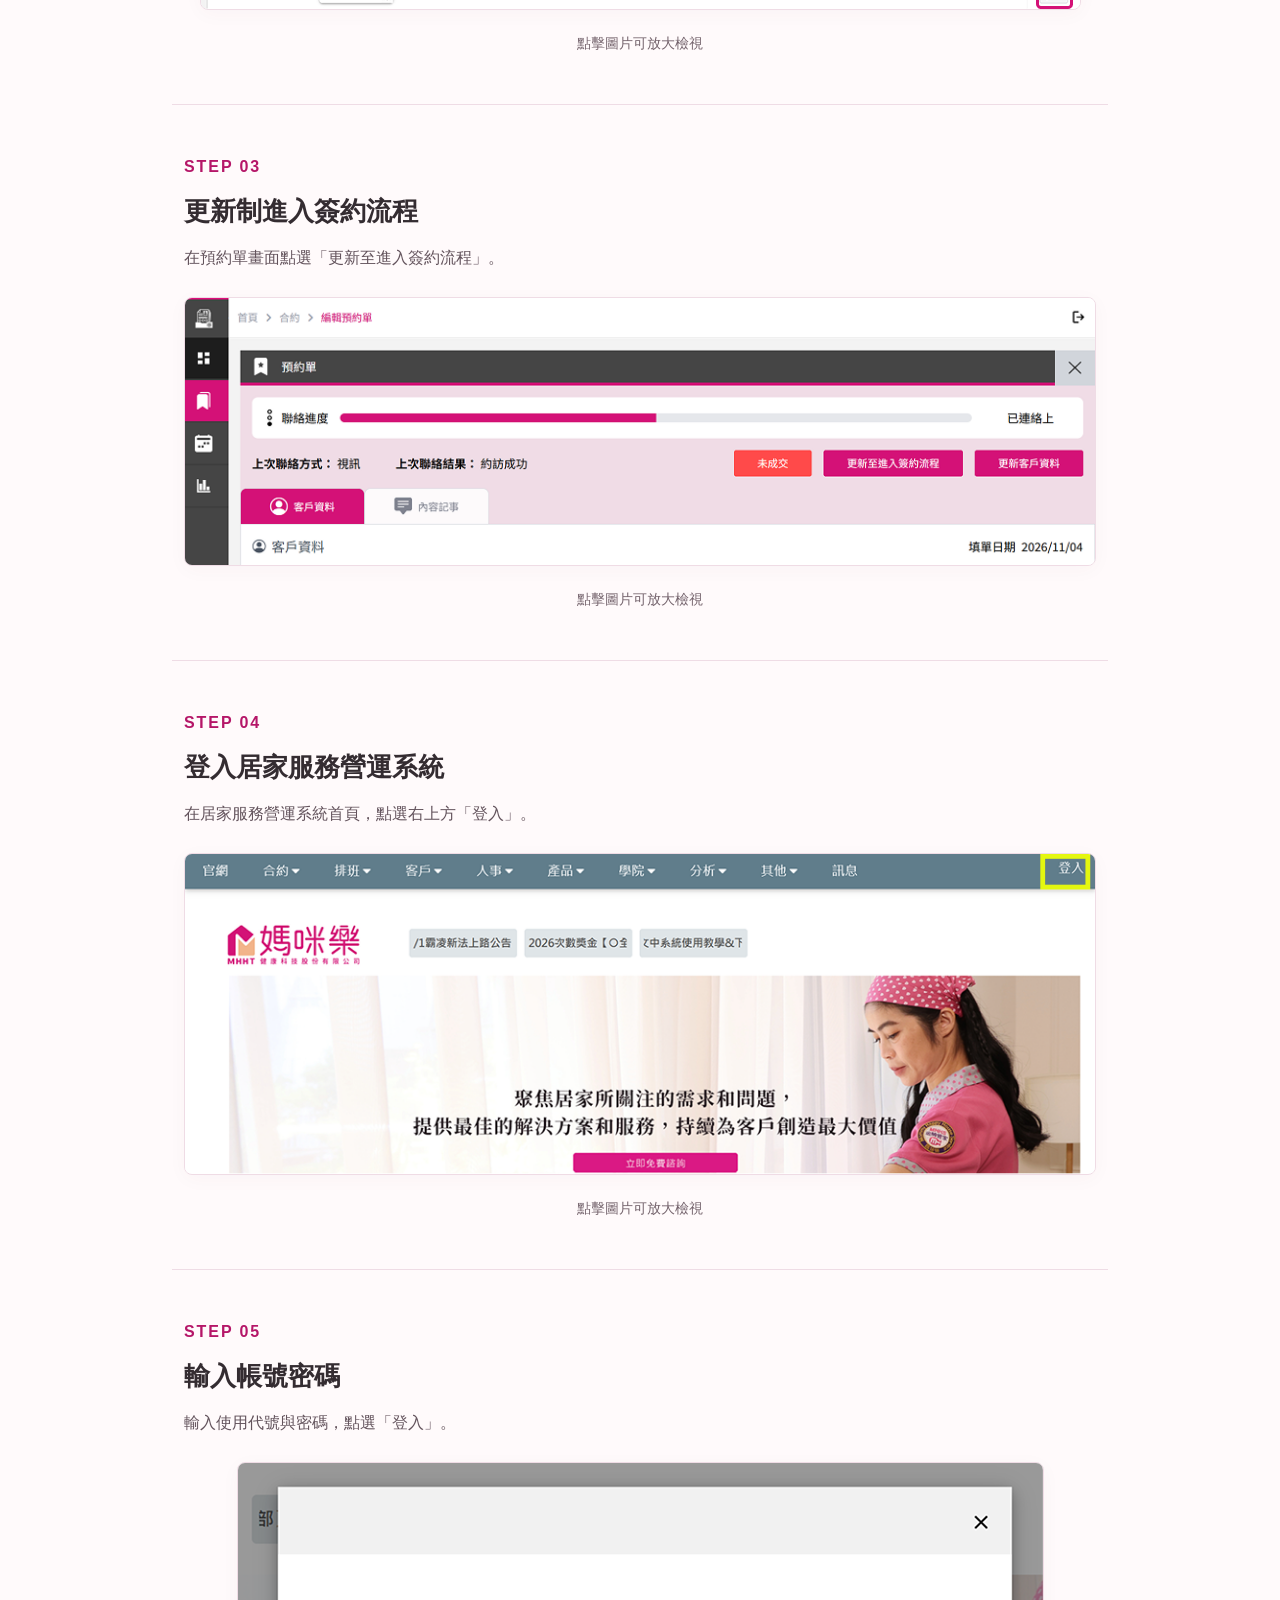
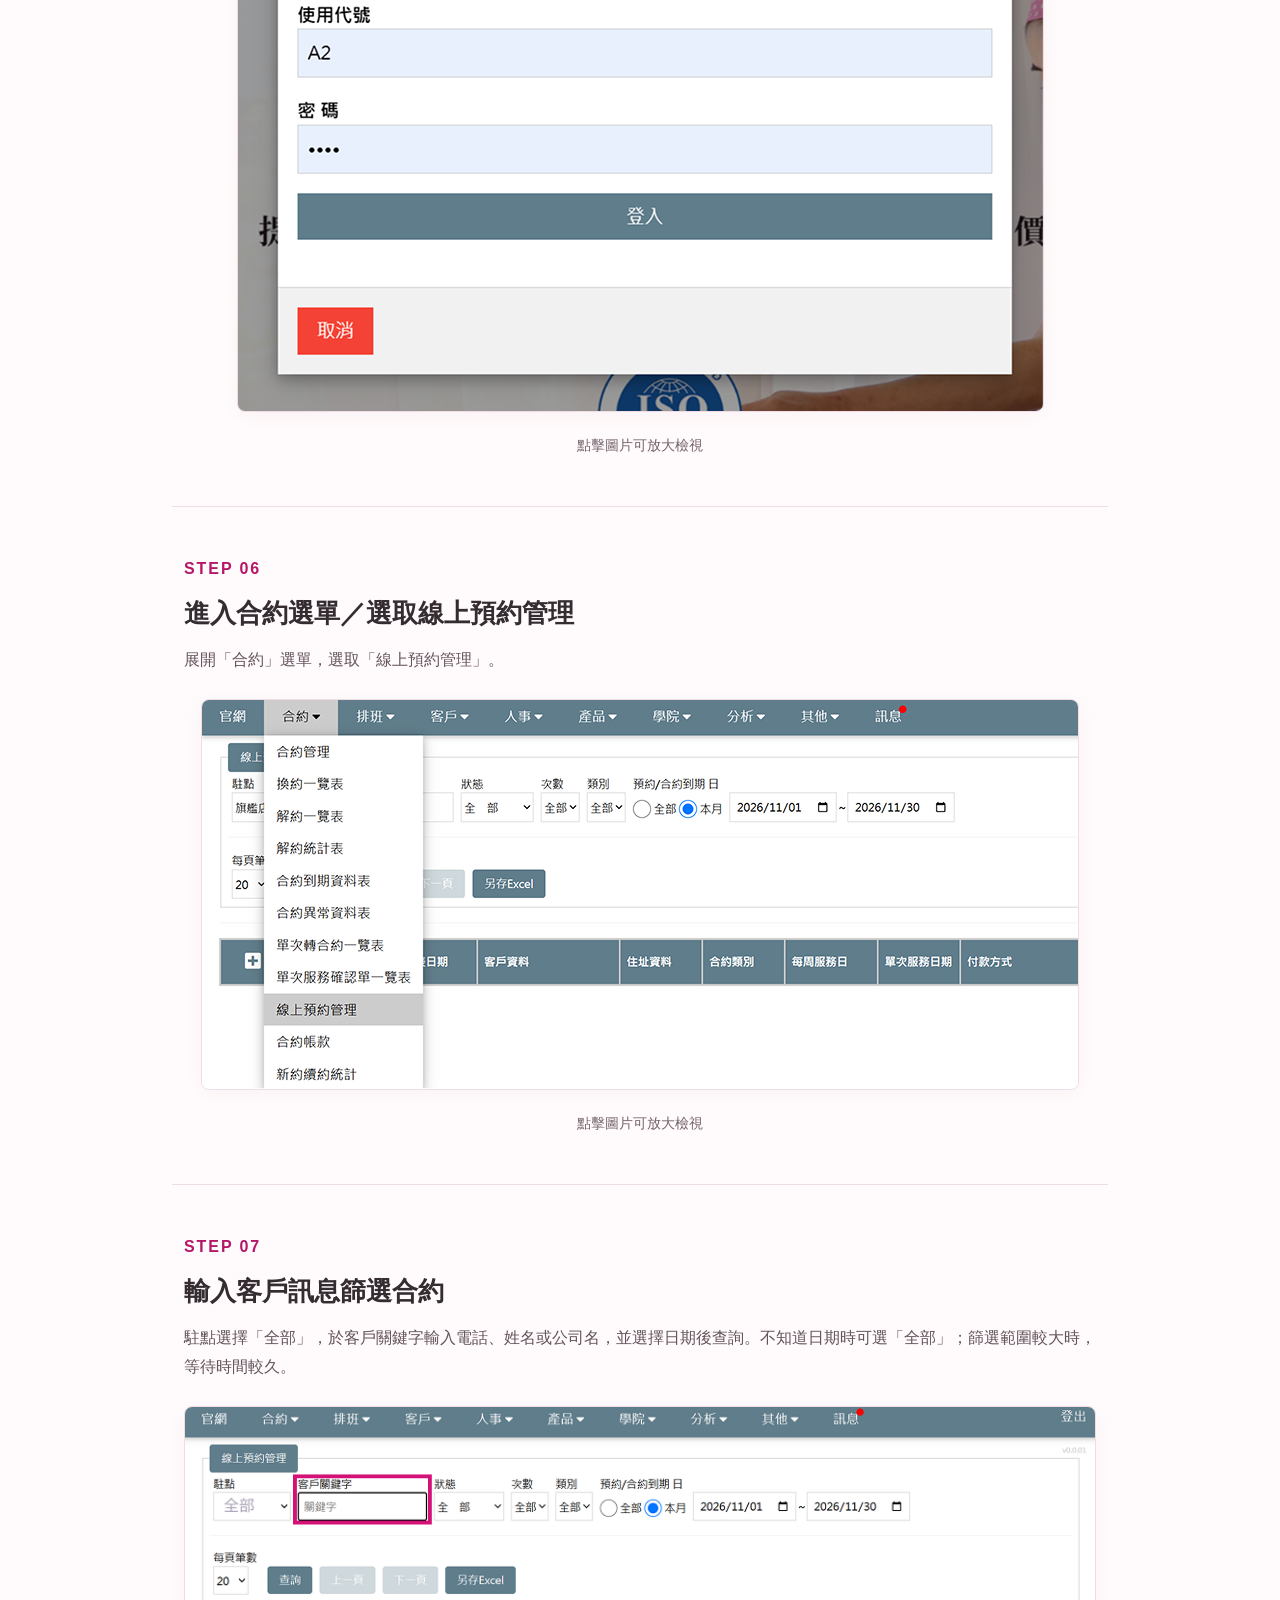
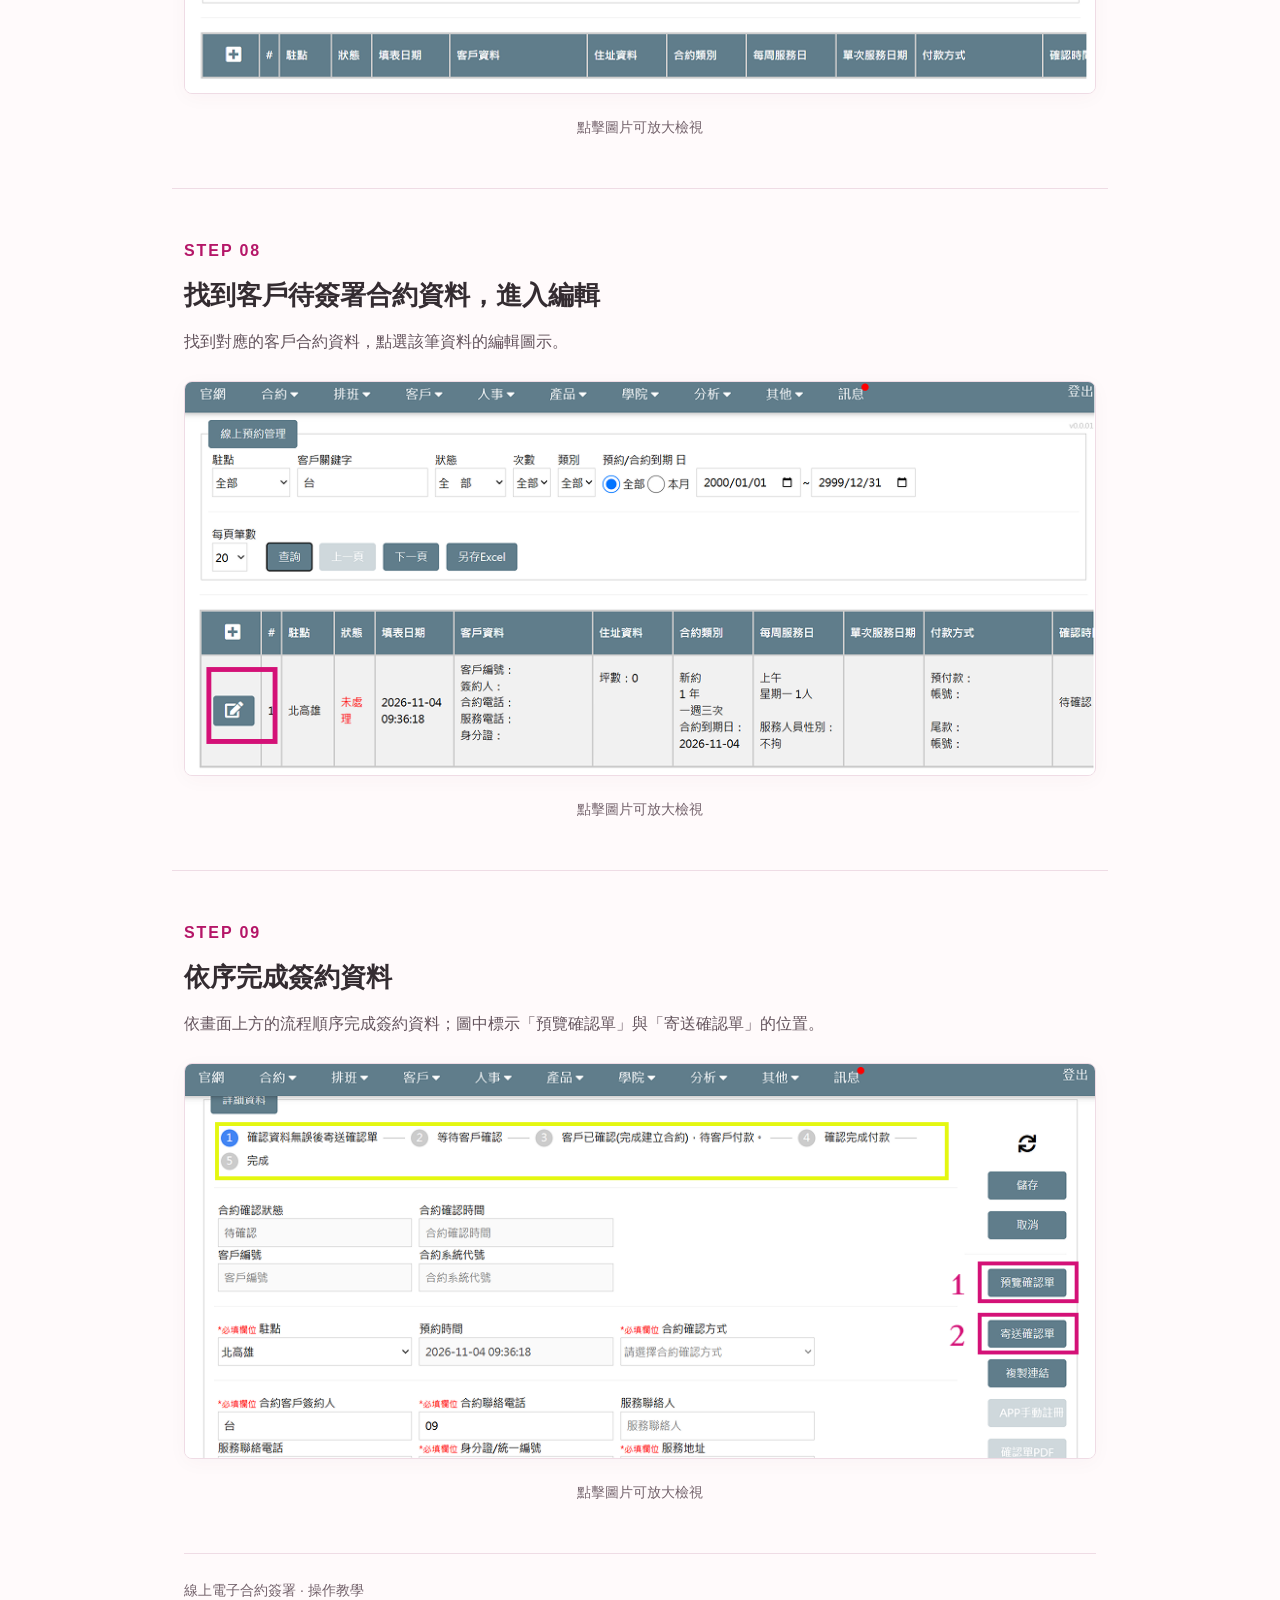
<file: stages/05-contract/guides/e-signature/index.html>
<!doctype html>
<html lang="zh-Hant">
<head>
  <meta charset="utf-8">
  <meta name="viewport" content="width=device-width, initial-scale=1">
  <link rel="icon" href="data:image/svg+xml,%3Csvg xmlns='http://www.w3.org/2000/svg' viewBox='0 0 32 32'%3E%3Crect width='32' height='32' rx='8' fill='%23b51668'/%3E%3Cpath d='m8 17 5 5 11-12' fill='none' stroke='white' stroke-width='3'/%3E%3C/svg%3E">
  <meta name="description" content="線上電子合約簽署操作教學，依序說明九個步驟，附操作截圖與放大檢視。">
  <title>線上電子合約簽署｜操作教學</title>
  <link href="https://cdn.jsdelivr.net/npm/bootstrap@5.3.3/dist/css/bootstrap.min.css" rel="stylesheet" integrity="sha384-QWTKZyjpPEjISv5WaRU9OFeRpok6YctnYmDr5pNlyT2bRjXh0JMhjY6hW+ALEwIH" crossorigin="anonymous">
  <link href="style.css" rel="stylesheet">
  <script src="https://cdn.jsdelivr.net/npm/bootstrap@5.3.3/dist/js/bootstrap.bundle.min.js" integrity="sha384-YvpcrYf0tY3lHB60NNkmXc5s9fDVZLESaAA55NDzOxhy9GkcIdslK1eN7N6jIeHz" crossorigin="anonymous" defer></script>
  <script src="guide.js" defer></script>
</head>
<body class="esign-guide">
  <main class="container esign-guide__container">
    <header class="esign-guide__intro">
      <a class="btn esign-guide__back-link mb-4 px-4" href="../../../../index.html">← 返回首頁</a>
      <p class="esign-guide__eyebrow">操作教學 · 09 個步驟</p>
      <h1>線上電子合約簽署</h1>
      <p>依序對照操作截圖，完成線上電子合約簽署流程。</p>
      <p class="esign-guide__hint">截圖保留原有操作標示；點擊圖片可查看原圖。</p>
    </header>
    <ol class="row list-unstyled mb-0" aria-label="電子合約簽署操作步驟">
        <li class="esign-guide__step col-12">
          <section aria-labelledby="step-01">
            <header class="esign-guide__step-header">
              <p class="esign-guide__number">STEP 01</p>
              <h2 id="step-01">登入雲端服務平台</h2>
              <p class="esign-guide__description">於雲端服務平台登入畫面輸入帳號資料與密碼，點選「送出」。</p>
            </header>
            <figure class="esign-guide__figure">
              <button class="esign-guide__image-button" type="button" data-bs-toggle="modal" data-bs-target="#image-modal" aria-label="放大 STEP 01：登入雲端服務平台">
                <img class="img-fluid" src="images/step-01-login.png" alt="雲端服務平台登入畫面" decoding="async">
              </button>
              <figcaption>點擊圖片可放大檢視</figcaption>
            </figure>
          </section>
        </li>
        <li class="esign-guide__step col-12">
          <section aria-labelledby="step-02">
            <header class="esign-guide__step-header">
              <p class="esign-guide__number">STEP 02</p>
              <h2 id="step-02">篩選並進入客戶預約單</h2>
              <p class="esign-guide__description">篩選客戶預約單，點選對應資料列的編輯圖示。</p>
            </header>
            <figure class="esign-guide__figure">
              <button class="esign-guide__image-button" type="button" data-bs-toggle="modal" data-bs-target="#image-modal" aria-label="放大 STEP 02：篩選並進入客戶預約單">
                <img class="img-fluid" src="images/step-02-booking-list.png" alt="客戶預約單篩選欄位與右側編輯圖示" loading="lazy" decoding="async">
              </button>
              <figcaption>點擊圖片可放大檢視</figcaption>
            </figure>
          </section>
        </li>
        <li class="esign-guide__step col-12">
          <section aria-labelledby="step-03">
            <header class="esign-guide__step-header">
              <p class="esign-guide__number">STEP 03</p>
              <h2 id="step-03">更新制進入簽約流程</h2>
              <p class="esign-guide__description">在預約單畫面點選「更新至進入簽約流程」。</p>
            </header>
            <figure class="esign-guide__figure">
              <button class="esign-guide__image-button" type="button" data-bs-toggle="modal" data-bs-target="#image-modal" aria-label="放大 STEP 03：更新制進入簽約流程">
                <img class="img-fluid" src="images/step-03-signing-process.png" alt="預約單中的更新至進入簽約流程按鈕" loading="lazy" decoding="async">
              </button>
              <figcaption>點擊圖片可放大檢視</figcaption>
            </figure>
          </section>
        </li>
        <li class="esign-guide__step col-12">
          <section aria-labelledby="step-04">
            <header class="esign-guide__step-header">
              <p class="esign-guide__number">STEP 04</p>
              <h2 id="step-04">登入居家服務營運系統</h2>
              <p class="esign-guide__description">在居家服務營運系統首頁，點選右上方「登入」。</p>
            </header>
            <figure class="esign-guide__figure">
              <button class="esign-guide__image-button" type="button" data-bs-toggle="modal" data-bs-target="#image-modal" aria-label="放大 STEP 04：登入居家服務營運系統">
                <img class="img-fluid" src="images/step-04-homepage.png" alt="居家服務營運系統首頁與右上方登入位置" loading="lazy" decoding="async">
              </button>
              <figcaption>點擊圖片可放大檢視</figcaption>
            </figure>
          </section>
        </li>
        <li class="esign-guide__step col-12">
          <section aria-labelledby="step-05">
            <header class="esign-guide__step-header">
              <p class="esign-guide__number">STEP 05</p>
              <h2 id="step-05">輸入帳號密碼</h2>
              <p class="esign-guide__description">輸入使用代號與密碼，點選「登入」。</p>
            </header>
            <figure class="esign-guide__figure">
              <button class="esign-guide__image-button" type="button" data-bs-toggle="modal" data-bs-target="#image-modal" aria-label="放大 STEP 05：輸入帳號密碼">
                <img class="img-fluid" src="images/step-05-login.png" alt="居家服務營運系統的使用代號與密碼登入視窗" loading="lazy" decoding="async">
              </button>
              <figcaption>點擊圖片可放大檢視</figcaption>
            </figure>
          </section>
        </li>
        <li class="esign-guide__step col-12">
          <section aria-labelledby="step-06">
            <header class="esign-guide__step-header">
              <p class="esign-guide__number">STEP 06</p>
              <h2 id="step-06">進入合約選單／選取線上預約管理</h2>
              <p class="esign-guide__description">展開「合約」選單，選取「線上預約管理」。</p>
            </header>
            <figure class="esign-guide__figure">
              <button class="esign-guide__image-button" type="button" data-bs-toggle="modal" data-bs-target="#image-modal" aria-label="放大 STEP 06：進入合約選單／選取線上預約管理">
                <img class="img-fluid" src="images/step-06-contract-menu.png" alt="合約選單中的線上預約管理項目" loading="lazy" decoding="async">
              </button>
              <figcaption>點擊圖片可放大檢視</figcaption>
            </figure>
          </section>
        </li>
        <li class="esign-guide__step col-12">
          <section aria-labelledby="step-07">
            <header class="esign-guide__step-header">
              <p class="esign-guide__number">STEP 07</p>
              <h2 id="step-07">輸入客戶訊息篩選合約</h2>
              <p class="esign-guide__description">駐點選擇「全部」，於客戶關鍵字輸入電話、姓名或公司名，並選擇日期後查詢。不知道日期時可選「全部」；篩選範圍較大時，等待時間較久。</p>
            </header>
            <figure class="esign-guide__figure">
              <button class="esign-guide__image-button" type="button" data-bs-toggle="modal" data-bs-target="#image-modal" aria-label="放大 STEP 07：輸入客戶訊息篩選合約">
                <img class="img-fluid" src="images/step-07-search-customer.png" alt="線上預約管理的客戶關鍵字及日期篩選欄位" loading="lazy" decoding="async">
              </button>
              <figcaption>點擊圖片可放大檢視</figcaption>
            </figure>
          </section>
        </li>
        <li class="esign-guide__step col-12">
          <section aria-labelledby="step-08">
            <header class="esign-guide__step-header">
              <p class="esign-guide__number">STEP 08</p>
              <h2 id="step-08">找到客戶待簽署合約資料，進入編輯</h2>
              <p class="esign-guide__description">找到對應的客戶合約資料，點選該筆資料的編輯圖示。</p>
            </header>
            <figure class="esign-guide__figure">
              <button class="esign-guide__image-button" type="button" data-bs-toggle="modal" data-bs-target="#image-modal" aria-label="放大 STEP 08：找到客戶待簽署合約資料，進入編輯">
                <img class="img-fluid" src="images/step-08-edit-contract.png" alt="客戶合約資料列左側框選的編輯圖示" loading="lazy" decoding="async">
              </button>
              <figcaption>點擊圖片可放大檢視</figcaption>
            </figure>
          </section>
        </li>
        <li class="esign-guide__step col-12">
          <section aria-labelledby="step-09">
            <header class="esign-guide__step-header">
              <p class="esign-guide__number">STEP 09</p>
              <h2 id="step-09">依序完成簽約資料</h2>
              <p class="esign-guide__description">依畫面上方的流程順序完成簽約資料；圖中標示「預覽確認單」與「寄送確認單」的位置。</p>
            </header>
            <figure class="esign-guide__figure">
              <button class="esign-guide__image-button" type="button" data-bs-toggle="modal" data-bs-target="#image-modal" aria-label="放大 STEP 09：依序完成簽約資料">
                <img class="img-fluid" src="images/step-09-complete-contract.png" alt="合約詳細資料、上方簽約流程及預覽確認單與寄送確認單標示" loading="lazy" decoding="async">
              </button>
              <figcaption>點擊圖片可放大檢視</figcaption>
            </figure>
          </section>
        </li>
    </ol>
    <footer class="esign-guide__footer"><p class="mb-0">線上電子合約簽署 · 操作教學</p></footer>
  </main>
  <div class="modal fade" id="image-modal" tabindex="-1" aria-labelledby="image-modal-title" aria-hidden="true">
    <div class="modal-dialog modal-xl modal-dialog-centered modal-dialog-scrollable">
      <div class="modal-content">
        <div class="modal-header">
          <h2 class="modal-title fs-5" id="image-modal-title">操作截圖</h2>
          <button type="button" class="btn-close" data-bs-dismiss="modal" aria-label="關閉圖片"></button>
        </div>
        <div class="modal-body text-center"><img class="img-fluid" id="image-modal-preview" alt=""></div>
        <div class="modal-footer"><button type="button" class="btn esign-guide__close" data-bs-dismiss="modal">關閉圖片</button></div>
      </div>
    </div>
  </div>
</body>
</html>
</file>
<file: assets/css/style.css>
:root {
  --page-bg: #faf7fc;
  --ink: #43334e;
  --purple: #71518b;
  --stage-bg: #eee3f4;
  --stage-border: #d8c5e4;
  --pink: #f7e4ef;
}

body {
  background: var(--page-bg);
  color: var(--ink);
  font-family: system-ui, -apple-system, "Segoe UI", "Noto Sans TC", sans-serif;
}

.page-eyebrow { color: var(--purple); font-weight: 600; letter-spacing: .12em; }
.journey-section { background: #fff; border: 1px solid #e9dfef; border-radius: 1.5rem; }
.journey-scroll { overflow-x: auto; padding: .25rem .25rem 1rem; }
.journey-grid { display: grid; grid-template-columns: repeat(6, minmax(0, 1fr)); gap: 1rem; min-width: 960px; }
.stage-card {
  display: flex;
  flex-direction: column;
  align-items: center;
  justify-content: space-between;
  gap: .75rem;
  width: 100%;
  height: 100%;
  min-height: 190px;
  padding: 1.25rem .75rem;
  border: 1px solid var(--stage-border);
  border-radius: 1.25rem;
  background: var(--stage-bg);
  color: var(--ink);
  text-align: center;
  text-decoration: none;
  font: inherit;
}
.journey-grid li:nth-child(even) .stage-card { background: var(--pink); }
.stage-card:disabled { cursor: default; opacity: 1; }
.stage-number { color: var(--purple); font-weight: 700; font-size: 1.25rem; }
.stage-name { font-weight: 600; line-height: 1.6; }
.stage-status { color: #6b5877; font-size: .8125rem; }
.stage-card-active { border: 2px solid var(--purple); box-shadow: 0 4px 12px #71518b18; }
.stage-card-active:hover { background: #e3d3ed; color: var(--ink); }
.stage-card-active .stage-status { color: var(--purple); font-weight: 700; }
:focus-visible { outline: 3px solid var(--purple); outline-offset: 4px; }
.back-link { border: 1px solid var(--purple); border-radius: 999px; color: var(--purple); }
.back-link:hover { background: var(--purple); color: #fff; }
.flowchart-container {
  width: 100%;
  height: min(75vh, 960px);
  min-height: 320px;
  border: 2px dashed var(--stage-border);
  border-radius: 1.25rem;
  background: #fff;
  overflow: auto;
  overscroll-behavior: contain;
}
/* One transform scales HTML, CSS diamonds and SVG connectors together. */
.flowchart-surface { position: relative; width: 2400px; height: 1505px; overflow: clip; }
.flow-canvas {
  position: absolute; left: 0; top: 0; width: 2400px; height: 1505px;
  transform-origin: top left; background: #fff; color: #344553;
  font-family: "Noto Sans TC", "Microsoft JhengHei", system-ui, sans-serif;
  line-height: 1.5; isolation: isolate;
}
.flow-canvas p, .flow-canvas h2, .flow-canvas h3, .flow-canvas ol { margin: 0; }
/* Applied inside the runtime inline SVG, including every generated line. */
.flow-canvas .flow-svg-label,
.flow-canvas .flow-svg-label > tspan {
  fill: var(--ink);
  color: var(--ink);
  font-family: "Noto Sans TC", "Microsoft JhengHei", system-ui, sans-serif;
  font-weight: 400;
  line-height: 1.5;
  isolation: isolate;
  text-anchor: middle;
}
.flow-heading { position: absolute; left: 40px; top: 47px; font-size: 32px; font-weight: 700; line-height: 1.3; }
.flow-intro, .flow-legend { position: absolute; left: 40px; color: #718090; font-size: 20px; white-space: nowrap; }
.flow-intro { top: 94px; }
.flow-legend { top: 135px; }
.flow-stage-nav { position: absolute; left: 1463px; top: 54px; width: 905px; }
.flow-stage-nav ol { display: grid; grid-template-columns: repeat(6, 1fr); column-gap: 9px; row-gap: 22px; padding: 0; list-style: none; }
.flow-stage-nav li { display: flex; align-items: center; justify-content: center; height: 56px; border: 2px solid #98467f; border-radius: 13px; background: #f5e5f2; font-size: 14px; font-weight: 700; text-align: center; line-height: 1.35; }
.flow-stage-nav [aria-current] { background: #a9007d; color: #fff; }
.flow-stage-nav li { position: relative; cursor: default; }
.flow-stage-nav a {
  position: absolute; inset: -2px;
  display: flex; align-items: center; justify-content: center;
  border: 2px solid #98467f; border-radius: inherit;
  color: inherit; text-decoration: none; cursor: pointer;
  transition: background-color .2s ease, border-color .2s ease;
}
.flow-stage-nav a:hover, .flow-stage-nav a:focus-visible {
  background: var(--stage-hover, #e9d5f5); border-color: #71358d;
}
.flow-stage-nav a:focus-visible { outline: 4px solid #51306f; outline-offset: 4px; }
/* Match the SVG buttons without changing or repainting its artwork. */
.flow-stage-nav--overlay { left: 0; top: 0; width: 2400px; z-index: 3; --stage-hover: rgb(113 81 139 / 14%); }
.flow-stage-nav--overlay li {
  position: absolute; width: 142.89px; height: 55.9121px;
  border-color: transparent; background: transparent; color: transparent; border-radius: 12.4249px;
}
.flow-stage-nav--overlay [aria-current] { background: transparent; color: transparent; }
.flow-stage-nav--overlay a { border-color: transparent; }
.flow-lane { position: absolute; left: 30px; width: 2340px; border-radius: 16px; z-index: 0; }
.flow-lane h3 { position: absolute; left: 20px; top: 9px; font-size: 23px; font-weight: 700; }
.flow-lane-customer { top: 209px; height: 190px; background: #e7f3fa; }
.flow-lane-staff { top: 409px; height: 815px; background: #f0ebf7; }
.flow-lane-exit { top: 1234px; height: 150px; background: #fff3eb; }
.flow-connections { position: absolute; inset: 0; z-index: 1; pointer-events: none; overflow: visible; }
.flow-node {
  --node-fill: #fff; --node-border: #91a5b8;
  position: absolute; z-index: 2; display: flex; align-items: center; justify-content: center;
  padding: 4px 10px; border: 2px solid var(--node-border); border-radius: 16px;
  background: var(--node-fill); color: #344553; font-size: 22px; line-height: 1.45;
  text-align: center; text-decoration: none; box-sizing: border-box;
}
.flow-node > span { position: relative; z-index: 1; }
.flow-success { --node-fill: #e6f5e9; --node-border: #6ca681; }
.flow-next { --node-fill: #d8efdf; --node-border: #6ca681; }
.flow-concern { --node-fill: #e5dbee; --node-border: #a58bb8; }
.flow-detail { --node-border: #c2b3cf; border-radius: 9px; justify-content: flex-start; text-align: left; padding: 3px 14px; font-size: 18px; line-height: 1.45; }
.flow-detail strong { font-size: 20px; font-weight: 700; }
.flow-exit { --node-border: #d59a7f; font-size: 21px; }
.flow-decision { --node-fill: #fff9e8; --node-border: #b69a54; padding: 0; border: 0; border-radius: 0; background: none; }
/* Clip only the two decorative backgrounds, preserving the HTML label and focus ring. */
.flow-decision::before, .flow-decision::after { content: ""; position: absolute; clip-path: polygon(50% 0, 100% 50%, 50% 100%, 0 50%); }
.flow-decision::before { inset: 0; background: var(--node-border); }
.flow-decision::after { inset: 2px 4px; background: var(--node-fill); }
.flow-decision > span { max-width: 72%; }
.flow-node--linked {
  cursor: pointer;
  user-select: none;
  -webkit-user-select: none;
  transition: background-color .18s ease, border-color .18s ease, box-shadow .18s ease;
}
.flow-node--linked::before, .flow-node--linked::after { transition: background-color .18s ease; }
.flow-node--linked:hover, .flow-node--linked:focus-visible {
  --node-fill: #f0e6fa;
  --node-border: #71518b;
  color: #344553;
  box-shadow: 0 3px 12px #71518b33;
}
.flow-node--linked:focus-visible { outline: 4px dashed #51306f; outline-offset: 5px; --node-border: #51306f; }
.flow-label { position: absolute; z-index: 3; font-size: 18px; color: #397893; white-space: nowrap; pointer-events: none; }
.flow-note { position: absolute; font-size: 20px; white-space: nowrap; pointer-events: none; }
.flow-short-note { left: 355px; top: 829px; color: #8d5e37; font-size: 18px; }
.flow-conditions { left: 40px; top: 1401px; }
.flow-footnote { left: 40px; top: 1438px; color: #718090; }

/* Keep the link hint out of document flow so node and connector geometry stays fixed. */
.flow-node-link-icon {
  position: absolute;
  top: 8px;
  right: 8px;
  z-index: 2;
  font-size: 18px;
  line-height: 1;
  color: #718090;
  pointer-events: none;
}
/* The rectangular top-right corner is outside a diamond; keep its hint inside the upper slope. */
.flow-decision .flow-node-link-icon {
  top: 18px;
  right: calc(50% - 20px);
}
.flowchart-help {
  --bs-alert-color: #59466b;
  --bs-alert-bg: #f5e5f2 !important;
  --bs-alert-border-color: #ded2ea!important;
  --bs-alert-padding-x: 1rem;
  --bs-alert-padding-y: .75rem;
  font-size: .875rem;
  line-height: 1.6;
}
.flowchart-help h2 { font-size: inherit; line-height: inherit; }
.flowchart-help .fa-arrow-up-right-from-square { font-size: 12px; color: #718090; }
/* 04: the unchanged SVG and transparent hit areas share one scaled canvas. */
.visit-surface, .visit-canvas { width: 2400px; height: 1581px; }
.visit-canvas .visit-diagram { position: absolute; inset: 0; display: block; width: 2400px; height: 1581px; max-width: none; pointer-events: none; }
.visit-canvas .visit-node { position: absolute; z-index: 2; display: block; box-sizing: border-box; border-radius: 16px; background: transparent; pointer-events: none; text-decoration: none; }
.visit-canvas .visit-decision { border-radius: 0; clip-path: polygon(50% 0, 100% 50%, 50% 100%, 0 50%); }
.visit-canvas .visit-node.flow-node--linked { pointer-events: auto; cursor: pointer; }
.visit-canvas .visit-node.flow-node--linked:hover { background: rgb(113 81 139 / 12%); box-shadow: inset 0 0 0 3px #71518b; }
.visit-canvas .visit-node.flow-node--linked:focus-visible { outline: 4px dashed #51306f; outline-offset: -5px; background: rgb(113 81 139 / 12%); box-shadow: inset 0 0 0 5px #51306f; }
/* A diamond clips external outlines, so use an inset diamond ring for focus. */
.visit-canvas .visit-decision:focus-visible::before { content: ""; position: absolute; inset: 0; background: #51306f; clip-path: polygon(50% 0, 100% 50%, 50% 100%, 0 50%, 50% 0, 50% 4%, 2% 50%, 50% 96%, 98% 50%, 50% 4%); }
.visit-canvas .visit-node .flow-node-link-icon { top: 8px; right: 8px; }
.visit-canvas .visit-decision .flow-node-link-icon { top: 18px; right: calc(50% - 20px); }

/* 05: the unchanged SVG and transparent hit areas share one scaled canvas. */
.contract-surface, .contract-canvas { width: 2400px; height: 1505px; }
.contract-canvas .contract-diagram { position: absolute; inset: 0; display: block; width: 2400px; height: 1505px; max-width: none; pointer-events: none; }
.contract-canvas .contract-node { position: absolute; z-index: 2; display: block; box-sizing: border-box; border-radius: 16px; background: transparent; pointer-events: none; text-decoration: none; }
.contract-canvas .contract-decision { border-radius: 0; clip-path: polygon(50% 0, 100% 50%, 50% 100%, 0 50%); }
.contract-canvas .contract-node.flow-node--linked { pointer-events: auto; cursor: pointer; }
.contract-canvas .contract-node.flow-node--linked:hover { background: rgb(113 81 139 / 12%); box-shadow: inset 0 0 0 3px #71518b; }
.contract-canvas .contract-node.flow-node--linked:focus-visible { outline: 4px dashed #51306f; outline-offset: -5px; background: rgb(113 81 139 / 12%); box-shadow: inset 0 0 0 5px #51306f; }
/* A diamond clips external outlines, so use an inset diamond ring for focus. */
.contract-canvas .contract-decision:focus-visible::before { content: ""; position: absolute; inset: 0; background: #51306f; clip-path: polygon(50% 0, 100% 50%, 50% 100%, 0 50%, 50% 0, 50% 4%, 2% 50%, 50% 96%, 98% 50%, 50% 4%); }
/* Symmetric text gutters keep labels centered and clear of the 18px hint.
   SVG labels read this padding explicitly; overlay dimensions stay unchanged. */
.contract-canvas .contract-node.flow-node--linked {
  padding: 4px 44px;
}
.contract-canvas .contract-node .flow-node-link-icon {
  top: 8px;
  right: 8px;
  transform: none;
}
.contract-canvas .contract-decision .flow-node-link-icon {
  top: 18px;
  right: calc(50% - 20px);
}

.contract-canvas .contract-info { border-radius: 12px; }
.contract-canvas .flow-stage-nav--overlay li { width: 141px; height: 58px; border: 0; border-radius: 12px; }
.contract-canvas .flow-stage-nav--overlay a { inset: 0; border: 0; }
</file>
<file: stages/05-contract/guides/e-signature/style.css>
.esign-guide {
  --esign-pink: #b51668;
  --esign-border: #efdce5;
  margin: 0;
  background: #fffafb;
  color: #342c31;
  font-family: "Noto Sans TC", "Microsoft JhengHei", "PingFang TC", sans-serif;
  font-size: 1rem;
  line-height: 1.8;
  overflow-wrap: anywhere;
}
.esign-guide .esign-guide__container { max-width: 960px; padding: 0 24px; }
.esign-guide .esign-guide__intro { padding: 64px 0 40px; border-bottom: 1px solid var(--esign-border); }
/* Match Stage 04's back-link without importing or changing global styles. */
.esign-guide .esign-guide__back-link { border: 1px solid #71518b; border-radius: 999px; color: #71518b; }
.esign-guide .esign-guide__back-link:hover { background: #71518b; color: #fff; }
.esign-guide .esign-guide__back-link:focus-visible { outline: 3px solid #71518b; outline-offset: 4px; }
.esign-guide .esign-guide__eyebrow { color: var(--esign-pink); font-weight: 700; letter-spacing: .1em; }
.esign-guide h1 { margin-bottom: 20px; font-size: clamp(1.9rem, 5vw, 2.75rem); font-weight: 700; line-height: 1.4; }
.esign-guide .esign-guide__intro p:last-child { margin-bottom: 0; }
.esign-guide .esign-guide__hint { color: #73626b; font-size: .9375rem; }
.esign-guide .esign-guide__step { padding-top: 48px; padding-bottom: 48px; }
.esign-guide .esign-guide__step + .esign-guide__step { border-top: 1px solid var(--esign-border); }
.esign-guide .esign-guide__number { color: var(--esign-pink); font-weight: 800; letter-spacing: .12em; margin-bottom: 8px; }
.esign-guide h2 { font-size: clamp(1.25rem, 3vw, 1.65rem); font-weight: 700; line-height: 1.6; margin-bottom: 12px; }
.esign-guide .esign-guide__description { color: #63535c; margin-bottom: 24px; }
.esign-guide .esign-guide__figure { margin: 0; text-align: center; }
.esign-guide .esign-guide__image-button { display: inline-block; max-width: 100%; padding: 0; border: 1px solid var(--esign-border); border-radius: 8px; background: #fff; cursor: zoom-in; box-shadow: 0 4px 20px #6b2f4b08; }
.esign-guide .esign-guide__image-button img { display: block; max-width: 100%; height: auto; border-radius: 7px; }
.esign-guide .esign-guide__image-button:hover { border-color: var(--esign-pink); }
.esign-guide .esign-guide__image-button:focus-visible,
.esign-guide button:focus-visible { outline: 3px solid var(--esign-pink); outline-offset: 4px; }
.esign-guide figcaption { margin-top: 12px; color: #73626b; font-size: .875rem; }
.esign-guide .esign-guide__footer { border-top: 1px solid var(--esign-border); padding: 24px 0 40px; color: #73626b; font-size: .875rem; }
.esign-guide .modal-dialog { max-width: 1400px; margin-right: auto; margin-left: auto; width: calc(100% - 32px); }
.esign-guide .modal-title { line-height: 1.6; }
.esign-guide .modal-header .btn-close { min-width: 24px; min-height: 24px; padding: 10px; margin: 0 0 0 12px; flex-shrink: 0; }
.esign-guide .modal-body img { height: auto; }
.esign-guide .esign-guide__close { background: var(--esign-pink); color: #fff; min-height: 44px; padding: 8px 20px; }
.esign-guide .esign-guide__close:hover { background: #921052; }
@media (max-width: 767px) {
  .esign-guide .esign-guide__container { padding-right: 20px; padding-left: 20px; }
  .esign-guide .esign-guide__intro { padding-top: 36px; padding-bottom: 28px; }
  .esign-guide .esign-guide__step { padding-top: 32px; padding-bottom: 32px; }
  .esign-guide .modal-body { padding: 8px; }
}
</file>
